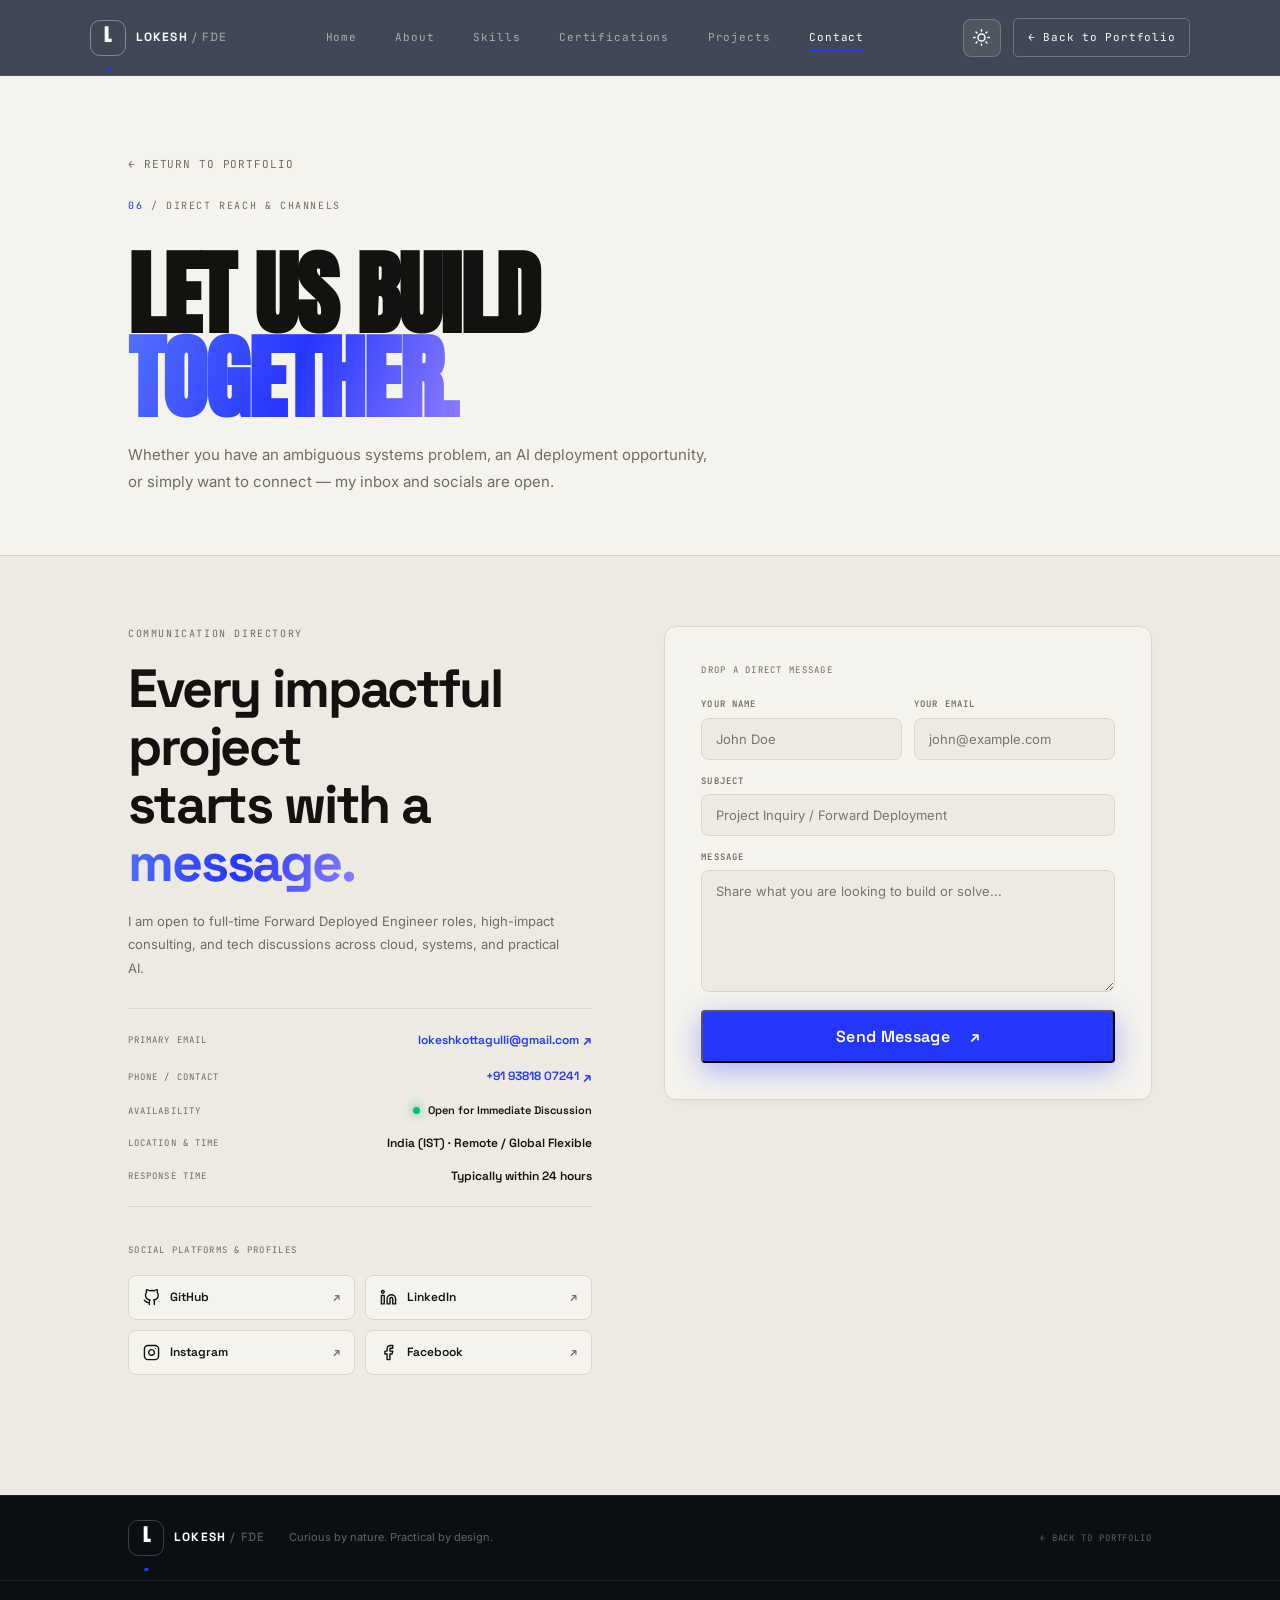
<file: contact.html>
<!DOCTYPE html>
<html lang="en">

<head>
  <meta charset="UTF-8">
  <meta name="viewport" content="width=device-width, initial-scale=1.0">
  <meta name="description"
    content="Contact Lokesh — Forward Deployed Engineer. Open for software, AI, and cloud infrastructure opportunities.">
  <title>Contact — Lokesh · Forward Deployed Engineer</title>
  <link rel="preconnect" href="https://fonts.googleapis.com">
  <link rel="preconnect" href="https://fonts.gstatic.com" crossorigin>
  <link
    href="https://fonts.googleapis.com/css2?family=Anton&family=Space+Grotesk:wght@400;500;600;700&family=Inter:wght@400;500;600&family=JetBrains+Mono:wght@400;500&display=swap"
    rel="stylesheet">
  <link href="https://unpkg.com/aos@2.3.4/dist/aos.css" rel="stylesheet">
  <script>
    (function() {
      var t = localStorage.getItem("portfolio_theme") || "light";
      document.documentElement.setAttribute("data-theme", t);
    })();
  </script>
  <link rel="stylesheet" href="style.css">
  <script src="https://unpkg.com/aos@2.3.4/dist/aos.js" defer></script>
  <script src="script.js" defer></script>
  <style>
    .contact-page-hero {
      padding: 150px 10vw 60px;
      background: var(--paper);
      border-bottom: 1px solid var(--line);
    }
    .back-home-link {
      display: inline-flex;
      align-items: center;
      gap: 8px;
      font-family: var(--font-mono);
      font-size: 11px;
      letter-spacing: .08em;
      color: var(--muted);
      margin-bottom: 24px;
      transition: color .2s, transform .2s;
    }
    .back-home-link:hover {
      color: var(--accent);
      transform: translateX(-4px);
    }
    .contact-page-title {
      font-family: var(--font-hero);
      font-size: clamp(48px, 8vw, 92px);
      line-height: .92;
      letter-spacing: -.02em;
      color: var(--ink);
      margin: 12px 0 20px;
    }
    .contact-page-sub {
      font-size: 15px;
      line-height: 1.8;
      color: var(--muted);
      max-width: 580px;
    }
    .contact-page-main {
      padding: 70px 10vw 120px;
      background: var(--paper-2);
    }
  </style>
</head>

<body>
  <div class="scroll-progress" id="scrollProgress" aria-hidden="true"></div>

  <header class="site-header scrolled" id="siteHeader">
    <a class="brand" href="index.html#home" aria-label="Lokesh home">
      <span class="brand-mark">L<span class="accent-dot">.</span></span>
      <span class="brand-text">LOKESH<span class="brand-sub"> / FDE</span></span>
    </a>
    <nav class="nav" id="mainNav">
      <a class="nav-link" href="index.html#home">Home</a>
      <a class="nav-link" href="index.html#about">About</a>
      <a class="nav-link" href="index.html#skills">Skills</a>
      <a class="nav-link" href="index.html#certifications">Certifications</a>
      <a class="nav-link" href="index.html#projects">Projects</a>
      <a class="nav-link active" href="contact.html">Contact</a>
    </nav>
    <div class="header-right">
      <button class="theme-toggle-btn" id="themeToggle" aria-label="Toggle theme" title="Toggle theme">
        <svg class="icon-sun" viewBox="0 0 24 24" fill="none" stroke="currentColor" stroke-width="2" stroke-linecap="round" stroke-linejoin="round">
          <circle cx="12" cy="12" r="5"></circle>
          <line x1="12" y1="1" x2="12" y2="3"></line>
          <line x1="12" y1="21" x2="12" y2="23"></line>
          <line x1="4.22" y1="4.22" x2="5.64" y2="5.64"></line>
          <line x1="18.36" y1="18.36" x2="19.78" y2="19.78"></line>
          <line x1="1" y1="12" x2="3" y2="12"></line>
          <line x1="21" y1="12" x2="23" y2="12"></line>
          <line x1="4.22" y1="19.78" x2="5.64" y2="18.36"></line>
          <line x1="18.36" y1="5.64" x2="19.78" y2="4.22"></line>
        </svg>
        <svg class="icon-moon" viewBox="0 0 24 24" fill="none" stroke="currentColor" stroke-width="2" stroke-linecap="round" stroke-linejoin="round">
          <path d="M21 12.79A9 9 0 1 1 11.21 3 7 7 0 0 0 21 12.79z"></path>
        </svg>
      </button>
      <a class="header-cta" href="index.html#home">&#x2190; Back to Portfolio</a>
      <button class="menu-toggle" id="menuToggle" aria-label="Toggle navigation" aria-expanded="false">
        <span></span><span></span>
      </button>
    </div>
  </header>

  <main>
    <section class="contact-page-hero">
      <div class="container">
        <a href="index.html" class="back-home-link">&#x2190; RETURN TO PORTFOLIO</a>
        <div class="section-label" data-aos="fade-up"><span class="label-num">06</span> / DIRECT REACH &amp; CHANNELS</div>
        <h1 class="contact-page-title" data-aos="fade-up" data-aos-delay="100">
          LET US BUILD<br><span class="gradient-text">TOGETHER.</span>
        </h1>
        <p class="contact-page-sub" data-aos="fade-up" data-aos-delay="200">
          Whether you have an ambiguous systems problem, an AI deployment opportunity, or simply want to connect — my inbox and socials are open.
        </p>
      </div>
    </section>

    <section class="contact-page-main">
      <div class="container">
        <div class="contact-grid">
          <div class="contact-left" data-aos="fade-up" data-aos-delay="100">
            <p class="contact-eyebrow">COMMUNICATION DIRECTORY</p>
            <h2 class="section-heading">Every impactful project<br>starts with a <span class="gradient-text">message.</span></h2>
            <p class="contact-copy">
              I am open to full-time Forward Deployed Engineer roles, high-impact consulting, and tech discussions across cloud, systems, and practical AI.
            </p>

            <div class="contact-info-list">
              <div class="contact-info-item">
                <span class="info-label">PRIMARY EMAIL</span>
                <a href="mailto:lokeshkottagulli@gmail.com" class="info-value email-link">lokeshkottagulli@gmail.com <span class="arr">&#x2197;</span></a>
              </div>
              <div class="contact-info-item">
                <span class="info-label">PHONE / CONTACT</span>
                <a href="tel:+919381807241" class="info-value phone-link">+91 93818 07241 <span class="arr">&#x2197;</span></a>
              </div>
              <div class="contact-info-item">
                <span class="info-label">AVAILABILITY</span>
                <span class="info-value status-badge"><span class="status-dot"></span> Open for Immediate Discussion</span>
              </div>
              <div class="contact-info-item">
                <span class="info-label">LOCATION &amp; TIME</span>
                <span class="info-value">India (IST) &#xB7; Remote / Global Flexible</span>
              </div>
              <div class="contact-info-item">
                <span class="info-label">RESPONSE TIME</span>
                <span class="info-value">Typically within 24 hours</span>
              </div>
            </div>

            <div class="social-channels">
              <span class="social-label">SOCIAL PLATFORMS &amp; PROFILES</span>
              <div class="social-links-grid">
                <a href="https://github.com/lokeshkottagulli" target="_blank" rel="noreferrer" class="social-link-btn" title="GitHub">
                  <svg xmlns="http://www.w3.org/2000/svg" width="17" height="17" viewBox="0 0 24 24" fill="none" stroke="currentColor" stroke-width="2" stroke-linecap="round" stroke-linejoin="round">
                    <path d="M9 19c-5 1.5-5-2.5-7-3m14 6v-3.87a3.37 3.37 0 0 0-.94-2.61c3.14-.35 6.44-1.54 6.44-7A5.44 5.44 0 0 0 20 4.77 5.07 5.07 0 0 0 19.91 1S18.73.65 16 2.48a13.38 13.38 0 0 0-7 0C6.27.65 5.09 1 5.09 1A5.07 5.07 0 0 0 5 4.77a5.44 5.44 0 0 0-1.5 3.78c0 5.42 3.3 6.61 6.44 7A3.37 3.37 0 0 0 9 18.13V22"></path>
                  </svg>
                  <span>GitHub</span>
                  <span class="link-arrow">&#x2197;</span>
                </a>

                <a href="https://www.linkedin.com/in/lokesh-kottagulli-b206aa238/" target="_blank" rel="noreferrer" class="social-link-btn" title="LinkedIn">
                  <svg xmlns="http://www.w3.org/2000/svg" width="17" height="17" viewBox="0 0 24 24" fill="none" stroke="currentColor" stroke-width="2" stroke-linecap="round" stroke-linejoin="round">
                    <path d="M16 8a6 6 0 0 1 6 6v7h-4v-7a2 2 0 0 0-2-2 2 2 0 0 0-2 2v7h-4v-7a6 6 0 0 1 6-6z"></path>
                    <rect x="2" y="9" width="4" height="12"></rect>
                    <circle cx="4" cy="4" r="2"></circle>
                  </svg>
                  <span>LinkedIn</span>
                  <span class="link-arrow">&#x2197;</span>
                </a>

                <a href="https://www.instagram.com/" target="_blank" rel="noreferrer" class="social-link-btn instagram" title="Instagram">
                  <svg xmlns="http://www.w3.org/2000/svg" width="17" height="17" viewBox="0 0 24 24" fill="none" stroke="currentColor" stroke-width="2" stroke-linecap="round" stroke-linejoin="round">
                    <rect x="2" y="2" width="20" height="20" rx="5" ry="5"></rect>
                    <path d="M16 11.37A4 4 0 1 1 12.63 8 4 4 0 0 1 16 11.37z"></path>
                    <line x1="17.5" y1="6.5" x2="17.51" y2="6.5"></line>
                  </svg>
                  <span>Instagram</span>
                  <span class="link-arrow">&#x2197;</span>
                </a>

                <a href="https://www.facebook.com/" target="_blank" rel="noreferrer" class="social-link-btn facebook" title="Facebook">
                  <svg xmlns="http://www.w3.org/2000/svg" width="17" height="17" viewBox="0 0 24 24" fill="none" stroke="currentColor" stroke-width="2" stroke-linecap="round" stroke-linejoin="round">
                    <path d="M18 2h-3a5 5 0 0 0-5 5v3H7v4h3v8h4v-8h3l1-4h-4V7a1 1 0 0 1 1-1h3z"></path>
                  </svg>
                  <span>Facebook</span>
                  <span class="link-arrow">&#x2197;</span>
                </a>
              </div>
            </div>
          </div>

          <div class="contact-panel" data-aos="fade-up" data-aos-delay="200">
            <span class="panel-label">DROP A DIRECT MESSAGE</span>
            <form class="contact-form" id="contactForm">
              <div class="form-row">
                <div class="form-group">
                  <label for="nameInput">YOUR NAME</label>
                  <input type="text" id="nameInput" name="name" placeholder="John Doe" required>
                </div>
                <div class="form-group">
                  <label for="emailInput">YOUR EMAIL</label>
                  <input type="email" id="emailInput" name="email" placeholder="john@example.com" required>
                </div>
              </div>
              <div class="form-group">
                <label for="subjectInput">SUBJECT</label>
                <input type="text" id="subjectInput" name="subject" placeholder="Project Inquiry / Forward Deployment" required>
              </div>
              <div class="form-group">
                <label for="messageInput">MESSAGE</label>
                <textarea id="messageInput" name="message" rows="6" placeholder="Share what you are looking to build or solve..." required></textarea>
              </div>
              <button type="submit" class="btn btn-primary submit-btn" id="submitBtn">
                <span>Send Message</span> <span>&#x2197;</span>
              </button>
              <div class="form-feedback" id="formFeedback" role="status" aria-live="polite"></div>
            </form>
          </div>
        </div>
      </div>
    </section>
  </main>

  <footer class="site-footer">
    <div class="footer-inner">
      <a class="brand" href="index.html#home">
        <span class="brand-mark">L<span class="accent-dot">.</span></span>
        <span class="brand-text">LOKESH<span class="brand-sub"> / FDE</span></span>
      </a>
      <span class="footer-tagline">Curious by nature. Practical by design.</span>
      <a href="index.html#home" class="back-top">&#x2190; BACK TO PORTFOLIO</a>
    </div>
    <div class="footer-bottom">
      <span>&#xa9; <span id="year"></span> Lokesh. All rights reserved.</span>
    </div>
  </footer>
</body>

</html>
</file>
<file: style.css>
/* ======================================================
   LOKESH FDE PORTFOLIO — Editorial Warm-Paper Theme
   Inspired by portfolio78161.netlify.app
   ====================================================== */

/* ── Custom Properties ───────────────────────────────── */
:root {
  --paper: #f4f3ee;
  /* Warm Tactile Cream Paper */
  --paper-2: #eceae2;
  /* Secondary Warm Paper */
  --paper-3: #e2dfd5;
  /* Accent Warm Paper */
  --ink: #131210;
  /* Deep Stark Charcoal Ink */
  --ink-soft: #262420;
  /* Soft Charcoal */
  --muted: #6f6c63;
  /* Warm Muted Neutral */
  --muted-light: #9e9a8f;
  /* Light Muted Neutral */
  --line: #d8d5ca;
  /* Signature Warm Hairline */
  --line-strong: #bfbcae;
  /* Strong Hairline */
  --accent: #2536ff;
  /* Electric Klein Blue */
  --accent-hover: #1727e0;
  /* Deep Electric Blue */
  --accent-soft: rgba(37, 54, 255, 0.08);
  --accent-glow: rgba(37, 54, 255, 0.22);
  --ink-dark: #0b0f14;
  /* Deep Onyx Black */
  --white: #ffffff;

  --font-hero: "Anton", "Space Grotesk", system-ui, sans-serif;
  --font-display: "Space Grotesk", "Inter", system-ui, sans-serif;
  --font-body: "Inter", system-ui, sans-serif;
  --font-mono: "JetBrains Mono", ui-monospace, monospace;

  --ease-out: cubic-bezier(0, 0, .2, 1);
  --ease-io: cubic-bezier(.4, 0, .2, 1);

  --card-bg: #eceae2;
  --card-border: #d8d5ca;
  --card-shadow: 0 4px 20px -2px rgba(19, 18, 16, 0.04), 0 2px 6px -1px rgba(19, 18, 16, 0.02);
  --card-shadow-hover: 0 16px 36px -4px rgba(37, 54, 255, 0.14), 0 4px 12px -2px rgba(19, 18, 16, 0.04);
}

[data-theme="dark"] {
  --paper: #090d16;
  /* Deep Obsidian Night */
  --paper-2: #0e1422;
  --paper-3: #141d2e;
  --ink: #f4f3ee;
  --ink-soft: #eceae2;
  --muted: #9e9a8f;
  --muted-light: #6f6c63;
  --line: #1e293b;
  --line-strong: #334155;
  --accent: #4d62ff;
  --accent-hover: #6a7cff;
  --accent-soft: rgba(77, 98, 255, 0.12);
  --accent-glow: rgba(77, 98, 255, 0.28);
  --ink-dark: #020617;
  --white: #ffffff;

  --card-bg: #0e1523;
  --card-border: #1e2a3c;
  --card-shadow: 0 8px 30px rgba(0, 0, 0, 0.45);
  --card-shadow-hover: 0 16px 40px rgba(77, 98, 255, 0.22);
}

/* ── Reset ───────────────────────────────────────────── */
*,
*::before,
*::after {
  box-sizing: border-box;
  margin: 0;
  padding: 0;
}

html {
  scroll-behavior: smooth;
  scroll-padding-top: 80px;
  max-width: 100%;
  overflow-x: hidden;
  -webkit-text-size-adjust: 100%;
}

body {
  font-family: var(--font-body);
  background: var(--paper);
  color: var(--ink);
  -webkit-font-smoothing: antialiased;
  text-rendering: optimizeLegibility;
  overflow-x: hidden;
  line-height: 1.6;
}

a {
  color: inherit;
  text-decoration: none;
  -webkit-tap-highlight-color: transparent;
}

button {
  -webkit-tap-highlight-color: transparent;
  cursor: pointer;
}

img,
video {
  display: block;
  max-width: 100%;
}

::selection {
  background: var(--accent);
  color: #fff;
}

::-webkit-scrollbar {
  width: 10px;
}

::-webkit-scrollbar-track {
  background: var(--paper-2);
}

::-webkit-scrollbar-thumb {
  background: var(--line-strong);
  border: 3px solid var(--paper-2);
  border-radius: 999px;
}

::-webkit-scrollbar-thumb:hover {
  background: var(--muted);
}

/* ── Scroll Progress ─────────────────────────────────── */
.scroll-progress {
  position: fixed;
  top: 0;
  left: 0;
  z-index: 1000;
  width: 0;
  height: 3px;
  background: var(--accent);
  transition: width .1s linear;
}

/* ── Site Header ─────────────────────────────────────── */
.site-header {
  position: fixed;
  z-index: 100;
  inset: 0 0 auto;
  height: 76px;
  display: flex;
  align-items: center;
  justify-content: space-between;
  padding: 0 7vw;
  color: #f5f7fa;
  background: rgba(15, 23, 42, 0.78);
  border-bottom: 1px solid rgba(255, 255, 255, 0.08);
  backdrop-filter: blur(20px);
  transition: background .3s, border-color .3s, color .3s, box-shadow .3s;
}

.site-header.hero-video-playing {
  visibility: hidden;
}

.site-header.scrolled {
  background: rgba(244, 243, 238, 0.95);
  border-bottom: 1px solid var(--line);
  color: var(--ink);
  box-shadow: 0 4px 20px rgba(19, 18, 16, 0.04);
}

.site-header.scrolled .brand-text {
  color: var(--ink);
}

.site-header.scrolled .brand-mark {
  border-color: var(--ink);
  color: var(--ink);
}

.site-header.scrolled .brand-sub {
  color: var(--muted);
}

.site-header.scrolled .nav-link {
  color: var(--muted);
}

.site-header.scrolled .nav-link:hover,
.site-header.scrolled .nav-link.active {
  color: var(--ink);
}

.site-header.scrolled .header-cta {
  border-color: var(--ink);
  color: var(--paper);
  background: var(--ink);
}

.site-header.scrolled .header-cta:hover {
  border-color: var(--accent);
  background: var(--accent);
  color: #fff;
}

.site-header.scrolled .menu-toggle span {
  background: var(--ink);
}

[data-theme="dark"] .site-header.scrolled {
  background: rgba(9, 13, 22, 0.95);
  border-bottom: 1px solid var(--line);
  color: #f8fafc;
  box-shadow: 0 4px 24px rgba(0, 0, 0, 0.5);
}

[data-theme="dark"] .site-header.scrolled .brand-text {
  color: #f8fafc;
}

[data-theme="dark"] .site-header.scrolled .brand-mark {
  border-color: rgba(255, 255, 255, 0.3);
  color: #fff;
}

[data-theme="dark"] .site-header.scrolled .brand-sub {
  color: rgba(255, 255, 255, 0.45);
}

[data-theme="dark"] .site-header.scrolled .nav-link {
  color: rgba(255, 255, 255, 0.6);
}

[data-theme="dark"] .site-header.scrolled .nav-link:hover,
[data-theme="dark"] .site-header.scrolled .nav-link.active {
  color: #fff;
}

[data-theme="dark"] .site-header.scrolled .header-cta {
  border-color: rgba(255, 255, 255, 0.25);
  color: #fff;
  background: transparent;
}

[data-theme="dark"] .site-header.scrolled .menu-toggle span {
  background: #fff;
}

.header-right {
  display: flex;
  align-items: center;
  gap: 12px;
}

/* Theme Toggle Button */
.theme-toggle-btn {
  display: inline-flex;
  align-items: center;
  justify-content: center;
  width: 38px;
  height: 38px;
  border-radius: 8px;
  background: rgba(255, 255, 255, 0.08);
  border: 1px solid rgba(255, 255, 255, 0.2);
  color: #ffffff;
  cursor: pointer;
  transition: all .25s var(--ease-out);
}

.theme-toggle-btn:hover {
  background: rgba(255, 255, 255, 0.18);
  border-color: rgba(255, 255, 255, 0.4);
  transform: translateY(-1px);
}

.site-header.scrolled .theme-toggle-btn {
  background: var(--paper-2);
  border-color: var(--line);
  color: var(--ink);
}

.site-header.scrolled .theme-toggle-btn:hover {
  background: var(--paper-3);
  border-color: var(--line-strong);
  color: var(--accent);
}

[data-theme="dark"] .site-header.scrolled .theme-toggle-btn {
  background: rgba(255, 255, 255, 0.08);
  border-color: rgba(255, 255, 255, 0.18);
  color: #fff;
}

.theme-toggle-btn svg {
  width: 17px;
  height: 17px;
  display: block;
}

.theme-toggle-btn .icon-moon {
  display: none;
}

.theme-toggle-btn .icon-sun {
  display: block;
}

[data-theme="dark"] .theme-toggle-btn .icon-sun {
  display: none;
}

[data-theme="dark"] .theme-toggle-btn .icon-moon {
  display: block;
}

.brand {
  display: inline-flex;
  align-items: center;
  gap: 10px;
  font-family: var(--font-display);
  font-size: 12px;
  font-weight: 700;
  letter-spacing: .1em;
  white-space: nowrap;
}

.brand-mark {
  display: grid;
  place-items: center;
  width: 36px;
  height: 36px;
  border: 1px solid rgba(255, 255, 255, .35);
  border-radius: 10px;
  font-size: 18px;
  font-family: var(--font-hero);
  letter-spacing: -.04em;
}

.accent-dot {
  color: var(--accent);
}

.brand-sub {
  color: rgba(255, 255, 255, .45);
  font-weight: 500;
}

.brand-text {
  color: inherit;
}

.nav {
  display: flex;
  gap: clamp(18px, 3vw, 40px);
}

.nav-link {
  font-family: var(--font-mono);
  font-size: 11px;
  letter-spacing: .08em;
  color: rgba(255, 255, 255, .55);
  transition: color .2s;
}

.nav-link:hover,
.nav-link.active {
  color: #fff;
}

.nav-link.active {
  position: relative;
}

.nav-link.active::after {
  content: "";
  position: absolute;
  left: 0;
  bottom: -5px;
  width: 100%;
  height: 2px;
  background: var(--accent);
}

.header-cta {
  font-family: var(--font-mono);
  font-size: 11px;
  letter-spacing: .07em;
  border: 1px solid rgba(255, 255, 255, .25);
  padding: 10px 14px;
  border-radius: 5px;
  transition: border-color .2s, background .2s;
}

.header-cta:hover {
  border-color: var(--accent);
  background: rgba(37, 54, 255, .15);
}

.header-cta span {
  color: #7a8fff;
  margin-left: 8px;
}

.menu-toggle {
  display: none;
  flex-direction: column;
  justify-content: center;
  gap: 6px;
  background: none;
  border: 0;
  padding: 10px;
  order: 3;
}

.menu-toggle span {
  display: block;
  width: 22px;
  height: 2px;
  background: white;
  transition: transform .2s;
}

.menu-toggle[aria-expanded="true"] span:first-child {
  transform: translateY(4px) rotate(45deg);
}

.menu-toggle[aria-expanded="true"] span:last-child {
  transform: translateY(-4px) rotate(-45deg);
}

/* ── Hero ────────────────────────────────────────────── */
.hero {
  position: relative;
  min-height: 760px;
  height: min(940px, 100svh);
  display: flex;
  align-items: center;
  overflow: hidden;
  background: #0b0f14;
  color: #fff;
  padding: 100px 10vw 80px;
}

.hero-video {
  position: absolute;
  inset: 0;
  width: 100%;
  height: 100%;
  object-fit: cover;
  object-position: center;
  opacity: .92;
  pointer-events: none;
}

.hero-overlay {
  position: absolute;
  inset: 0;
  background:
    linear-gradient(90deg, rgba(5, 8, 14, .68) 0%, rgba(5, 8, 14, .38) 48%, transparent 90%),
    linear-gradient(0deg, rgba(8, 12, 18, .75) 0%, transparent 32%, transparent 85%, rgba(8, 12, 18, .3) 100%);
  pointer-events: none;
}

/* Sound button */
.hero-sound-btn {
  position: absolute;
  bottom: 28px;
  right: 32px;
  z-index: 10;
  width: 46px;
  height: 46px;
  display: flex;
  align-items: center;
  justify-content: center;
  background: rgba(255, 255, 255, .07);
  border: 1px solid rgba(255, 255, 255, .2);
  border-radius: 50%;
  color: #fff;
  backdrop-filter: blur(10px);
  transition: background .25s, transform .2s, box-shadow .25s;
}

.hero-sound-btn:hover {
  background: rgba(37, 54, 255, .3);
  box-shadow: 0 0 20px rgba(37, 54, 255, .4);
  transform: scale(1.08);
}

.hero-sound-btn svg {
  width: 18px;
  height: 18px;
  pointer-events: none;
}

.hero-sound-btn .icon-sound-off {
  display: none;
}

.hero-sound-btn.muted .icon-sound-on {
  display: none;
}

.hero-sound-btn.muted .icon-sound-off {
  display: block;
}

.hero-sound-btn.muted {
  border-color: rgba(255, 80, 80, .35);
  color: #ff9090;
}

/* Hero inner layout */
.hero-inner {
  position: relative;
  z-index: 2;
  max-width: 760px;
}

/* Eyebrow */
.hero-eyebrow {
  display: flex;
  align-items: center;
  gap: 10px;
  font-family: var(--font-mono);
  font-size: 10px;
  letter-spacing: .16em;
  color: rgba(255, 255, 255, .55);
  margin-bottom: 28px;
}

.status-dot {
  flex-shrink: 0;
  width: 7px;
  height: 7px;
  background: #75e1ae;
  border-radius: 50%;
  box-shadow: 0 0 14px #75e1ae;
  animation: pulse-dot 2s infinite;
}

.eyebrow-sep {
  color: rgba(255, 255, 255, .25);
}

/* Hero title */
.hero-title {
  font-family: var(--font-hero);
  font-size: clamp(2.25rem, 4.6vw, 4.5rem);
  line-height: 1.12;
  letter-spacing: -.02em;
  font-weight: 400;
  margin: 0 0 28px;
  color: #fff;
  overflow: visible;
}

.hero-title-ending {
  display: grid;
  overflow-wrap: anywhere;
}

.hero-title-ending>span {
  grid-area: 1 / 1;
}

.hero-title-sizer {
  visibility: hidden;
}

.hero-title-accent {
  display: inline;
  white-space: pre-line;
  color: #7aaeff;
  background: linear-gradient(110deg, #7aaeff 0%, #5065ff 45%, #b89fff 100%);
  -webkit-background-clip: text;
  background-clip: text;
  -webkit-text-fill-color: transparent;
}

/* Typewriter */
.typewriter-cursor {
  display: inline-block;
  width: 4px;
  height: 0.82em;
  background: #6e8fff;
  margin-left: 5px;
  vertical-align: -0.04em;
  border-radius: 2px;
  box-shadow: 0 0 12px rgba(110, 143, 255, .9);
}

.typewriter-cursor.blinking {
  animation: blink .9s infinite;
}

@keyframes blink {

  0%,
  44% {
    opacity: 1
  }

  50%,
  95% {
    opacity: 0
  }

  100% {
    opacity: 1
  }
}

/* Hero sub */
.hero-sub {
  max-width: 500px;
  font-size: 14px;
  line-height: 1.9;
  color: rgba(255, 255, 255, .6);
  margin-bottom: 34px;
}

/* Hero buttons */
.hero-actions {
  display: flex;
  gap: 12px;
  flex-wrap: wrap;
  margin-bottom: 70px;
}

.btn {
  display: inline-flex;
  align-items: center;
  gap: 20px;
  padding: 14px 18px;
  font-family: var(--font-display);
  font-size: 12px;
  font-weight: 600;
  letter-spacing: .03em;
  border-radius: 4px;
  transition: transform .25s, background .25s, box-shadow .25s;
}

.btn:hover {
  transform: translateY(-3px);
}

.btn span {
  font-size: 16px;
}

.btn-primary {
  background: var(--accent);
  color: #fff;
  box-shadow: 0 8px 28px rgba(37, 54, 255, .35);
}

.btn-primary:hover {
  background: #3d4fff;
  box-shadow: 0 12px 36px rgba(37, 54, 255, .45);
}

.btn-ghost {
  border: 1px solid rgba(255, 255, 255, .3);
  color: #fff;
}

.btn-ghost:hover {
  border-color: rgba(255, 255, 255, .6);
  background: rgba(255, 255, 255, .07);
}

/* Hero meta */
.hero-meta {
  display: flex;
  align-items: center;
  gap: 22px;
  color: rgba(255, 255, 255, .4);
  font-size: 10px;
}

.hero-mono {
  font-family: var(--font-mono);
  letter-spacing: .12em;
  color: rgba(255, 255, 255, .6);
}

.hero-sep-line {
  width: 32px;
  height: 1px;
  background: rgba(255, 255, 255, .2);
}

.hero-cross {
  color: #7aaeff;
  margin-right: 6px;
}

/* Hero card */
.hero-card {
  position: absolute;
  z-index: 2;
  right: 10vw;
  bottom: 18%;
  width: 250px;
  padding: 22px;
  background: rgba(10, 15, 22, .65);
  border: 1px solid rgba(255, 255, 255, .18);
  backdrop-filter: blur(18px);
  transform: rotate(2deg);
}

.card-badge {
  font-family: var(--font-mono);
  font-size: 9px;
  letter-spacing: .14em;
  color: rgba(255, 255, 255, .4);
}

.card-quote {
  font-family: var(--font-display);
  font-size: 20px;
  line-height: 1.35;
  font-weight: 700;
  letter-spacing: -.04em;
  color: #fff;
  margin: 14px 0 20px;
}

.card-quote em {
  font-style: normal;
  color: #7aaeff;
}

.card-divider {
  height: 1px;
  background: rgba(255, 255, 255, .12);
  margin-bottom: 14px;
}

.card-footer-row {
  display: flex;
  flex-direction: column;
  gap: 6px;
  font-family: var(--font-mono);
  font-size: 8px;
  letter-spacing: .12em;
  color: rgba(255, 255, 255, .35);
}

.card-footer-row span:last-child {
  color: rgba(255, 255, 255, .7);
}

/* Scroll cue */
.scroll-cue {
  position: absolute;
  z-index: 2;
  bottom: 28px;
  left: 10vw;
  display: flex;
  align-items: center;
  gap: 12px;
  font-family: var(--font-mono);
  font-size: 9px;
  letter-spacing: .13em;
  color: rgba(255, 255, 255, .4);
}

.scroll-line {
  width: 1px;
  height: 34px;
  background: linear-gradient(#6e8fff, transparent);
}

/* ── Marquee Strip ───────────────────────────────────── */
.marquee-strip {
  overflow: hidden;
  background: var(--ink);
  border-top: 1px solid rgba(255, 255, 255, .06);
  border-bottom: 1px solid rgba(255, 255, 255, .06);
  padding: 14px 0;
}

.marquee-track {
  display: flex;
  align-items: center;
  gap: 28px;
  width: max-content;
  animation: marquee 28s linear infinite;
  font-family: var(--font-mono);
  font-size: 10px;
  letter-spacing: .18em;
  color: rgba(244, 243, 238, 0.72);
  white-space: nowrap;
}

.mdot {
  color: var(--accent);
  font-size: 14px;
  font-weight: 700;
}

@keyframes marquee {
  0% {
    transform: translate(0)
  }

  to {
    transform: translate(-50%)
  }
}

/* ── Shared Section Styles ───────────────────────────── */
.container {
  max-width: 1400px;
  margin: 0 auto;
}

.section {
  padding: 110px 10vw;
}

.section-label {
  font-family: var(--font-mono);
  font-size: 10px;
  letter-spacing: .16em;
  color: var(--muted);
  margin-bottom: 38px;
}

.section-label.light {
  color: rgba(255, 255, 255, .4);
}

.label-num {
  color: var(--accent);
}

.section-label.light .label-num {
  color: rgba(255, 255, 255, .6);
}

.section-heading {
  font-family: var(--font-display);
  font-size: clamp(32px, 4.2vw, 58px);
  line-height: 1.08;
  letter-spacing: -.04em;
  font-weight: 700;
  color: var(--ink);
}

.section-heading.light {
  color: #fff;
}

.section-heading.large {
  font-size: clamp(38px, 5.5vw, 72px);
}

.heading-muted {
  color: var(--muted);
}

.gradient-text {
  color: var(--accent);
  background: linear-gradient(110deg, #5572ff 0%, #2536ff 50%, #9080ff 100%);
  -webkit-background-clip: text;
  background-clip: text;
  -webkit-text-fill-color: transparent;
}

.section-sub {
  color: var(--muted);
  font-size: 13.5px;
  line-height: 1.6;
  margin-top: 8px;
  max-width: 580px;
}

.accent-dot {
  color: var(--accent);
}

.section-title-row {
  display: flex;
  justify-content: space-between;
  align-items: flex-end;
  gap: 24px;
  margin-bottom: 44px;
}

.section-title-row>p {
  font-size: 12px;
  line-height: 1.8;
  color: var(--muted);
  margin: 0;
}

.section-title-row.light>p {
  color: rgba(255, 255, 255, .45);
}

.tags {
  display: flex;
  flex-wrap: wrap;
  gap: 6px;
  margin-top: 18px;
}

.tags span {
  padding: 5px 10px;
  border-radius: 4px;
  background: var(--paper);
  border: 1px solid var(--line);
  color: var(--ink);
  font-family: var(--font-mono);
  font-size: 9.5px;
  letter-spacing: .04em;
  font-weight: 500;
  transition: all .2s;
}

.tags span:hover {
  border-color: var(--accent);
  color: var(--accent);
}

/* ── About ───────────────────────────────────────────── */
.about-section {
  background: var(--paper);
}

.about-grid {
  display: grid;
  grid-template-columns: minmax(300px, 400px) 1fr;
  gap: clamp(36px, 6vw, 80px);
  align-items: center;
  margin-bottom: 72px;
}

.about-image-wrapper {
  position: relative;
  width: 100%;
}

.about-image-card {
  position: relative;
  width: 100%;
  max-width: 400px;
  height: 480px;
  background: radial-gradient(circle at 50% 30%, #1e2b3e 0%, #0c1219 75%);
  border: 1px solid var(--line);
  border-radius: 12px;
  overflow: hidden;
  box-shadow: 0 24px 48px -12px rgba(15, 23, 42, 0.12), 0 2px 6px rgba(15, 23, 42, 0.04);
  display: flex;
  align-items: flex-end;
  justify-content: center;
  cursor: pointer;
  transition: transform .4s var(--ease-out), box-shadow .4s var(--ease-out);
}

.about-image-card:hover {
  transform: translateY(-4px);
  box-shadow: 0 32px 56px -12px var(--accent-glow), 0 2px 6px rgba(15, 23, 42, 0.06);
}

/* Subtle corner editorial accent line */
.about-image-card::before {
  content: "";
  position: absolute;
  inset: 0;
  background: radial-gradient(circle at 80% 20%, rgba(37, 54, 255, 0.25) 0%, transparent 60%);
  pointer-events: none;
  z-index: 1;
}

.about-img {
  width: 100%;
  height: 100%;
  object-fit: cover;
  object-position: top center;
  position: relative;
  z-index: 2;
  filter: grayscale(100%) contrast(1.05) brightness(.98);
  transition: filter 0.7s var(--ease-out), transform 0.7s var(--ease-out);
  will-change: filter, transform;
}

.about-image-card:hover .about-img {
  filter: grayscale(0%) contrast(1.02) brightness(1);
  transform: scale(1.04);
}

.about-image-badge {
  position: absolute;
  bottom: 18px;
  left: 18px;
  z-index: 3;
  display: inline-flex;
  align-items: center;
  gap: 8px;
  background: rgba(12, 18, 25, 0.88);
  border: 1px solid rgba(255, 255, 255, 0.18);
  backdrop-filter: blur(14px);
  padding: 8px 16px;
  border-radius: 999px;
  font-family: var(--font-mono);
  font-size: 10px;
  letter-spacing: .12em;
  color: #fff;
  box-shadow: 0 4px 16px rgba(0, 0, 0, 0.25);
  transition: border-color .3s, box-shadow .3s;
}

.about-image-card:hover .about-image-badge {
  border-color: rgba(37, 54, 255, 0.4);
  box-shadow: 0 4px 20px rgba(37, 54, 255, 0.25);
}

.about-badge-dot {
  width: 7px;
  height: 7px;
  background: #75e1ae;
  border-radius: 50%;
  box-shadow: 0 0 10px #75e1ae;
}

.about-content {
  display: flex;
  flex-direction: column;
  gap: 22px;
}

.about-body {
  color: var(--muted);
  font-size: 14px;
  line-height: 1.9;
}

.about-body p+p {
  margin-top: 14px;
}

.text-link {
  display: inline-flex;
  align-items: center;
  gap: 8px;
  margin-top: 8px;
  font-family: var(--font-display);
  font-size: 13px;
  font-weight: 700;
  color: var(--accent);
  position: relative;
  width: fit-content;
}

.text-link::after {
  content: "";
  position: absolute;
  bottom: -2px;
  left: 0;
  width: 100%;
  height: 1px;
  background: currentColor;
  transform: scaleX(0);
  transform-origin: left;
  transition: transform .4s var(--ease-out);
}

.text-link:hover::after {
  transform: scaleX(1);
}

.text-link span {
  transition: transform .2s var(--ease-out);
}

.text-link:hover span {
  transform: translate(3px, -3px);
}

.principles {
  display: grid;
  grid-template-columns: repeat(3, 1fr);
  border-top: 1px solid var(--line);
}

.principle {
  padding: 26px 26px 0 0;
}

.principle+.principle {
  border-left: 1px solid var(--line);
  padding-left: 26px;
}

.principle-no {
  font-family: var(--font-mono);
  font-size: 10px;
  color: var(--muted);
}

.principle-icon {
  display: block;
  font-size: 24px;
  color: var(--accent);
  margin: 22px 0 12px;
}

.principle h3 {
  font-family: var(--font-display);
  font-size: 15px;
  font-weight: 600;
  margin-bottom: 10px;
}

.principle p {
  font-size: 12px;
  line-height: 1.75;
  color: var(--muted);
  max-width: 260px;
}

/* ── Skills ──────────────────────────────────────────── */
.skills-section {
  background: var(--paper);
  color: var(--ink);
  border-top: 1px solid var(--line);
  border-bottom: 1px solid var(--line);
  padding: 64px 0 80px;
}

.skills-header-bar {
  display: flex;
  align-items: baseline;
  justify-content: space-between;
  border-bottom: 1px solid var(--line);
  padding-bottom: 16px;
  margin-bottom: 40px;
}

.skills-eyebrow {
  font-family: var(--font-mono);
  letter-spacing: .18em;
  text-transform: uppercase;
  font-size: 0.7rem;
  font-weight: 500;
  color: var(--muted);
}

.skills-eyebrow-right {
  display: none;
}

@media (min-width: 640px) {
  .skills-eyebrow-right {
    display: block;
  }
}

.skills-title-row {
  display: grid;
  grid-template-columns: 1fr;
  gap: 24px;
  margin-bottom: 40px;
}

@media (min-width: 1024px) {
  .skills-title-row {
    grid-template-columns: 7fr 5fr;
    gap: 48px;
    margin-bottom: 64px;
  }
}

.skills-heading {
  font-family: var(--font-display);
  font-weight: 700;
  letter-spacing: -.03em;
  line-height: 1.08;
  color: var(--ink);
  font-size: clamp(30px, 5vw, 60px);
}

.skills-desc {
  font-family: var(--font-body);
  font-size: clamp(14px, 1.1vw, 18px);
  color: var(--muted);
  line-height: 1.65;
  max-width: 420px;
  align-self: end;
}

.skills-rows {
  /* Container for all rows */
}

.skill-row {
  display: grid;
  grid-template-columns: 1fr;
  gap: 16px;
  align-items: start;
  border-top: 1px solid var(--line);
  padding: 24px 0;
  transition: background .3s var(--ease-out);
}

.skill-row:last-child {
  border-bottom: 1px solid var(--line);
}

.skill-row:hover {
  background: var(--paper-2);
}

@media (min-width: 768px) {
  .skill-row {
    grid-template-columns: 4fr 8fr;
    gap: 32px;
    align-items: baseline;
    padding: 40px 0;
  }
}

.skill-row-left {
  display: flex;
  align-items: baseline;
  gap: 16px;
}

.skill-row-num {
  font-family: var(--font-mono);
  letter-spacing: .18em;
  text-transform: uppercase;
  font-size: 0.7rem;
  font-weight: 500;
  color: var(--muted);
  transition: color .3s;
}

.skill-row:hover .skill-row-num {
  color: var(--accent);
}

.skill-row-category {
  font-family: var(--font-display);
  font-weight: 700;
  letter-spacing: -.02em;
  line-height: 1.15;
  color: var(--ink);
  font-size: clamp(20px, 2.5vw, 30px);
  margin: 0;
  transition: transform .4s var(--ease-out);
}

.skill-row:hover .skill-row-category {
  transform: translateX(8px);
}

.skill-row-tags {
  display: flex;
  flex-wrap: wrap;
  gap: 10px;
}

.skill-tag {
  font-family: var(--font-mono);
  font-size: 0.7rem;
  font-weight: 500;
  color: var(--ink);
  border: 1px solid var(--line);
  padding: 6px 14px;
  transition: border-color .3s, color .3s;
  cursor: default;
  user-select: none;
}

.skill-tag:hover {
  border-color: var(--accent);
  color: var(--accent);
}

@media (min-width: 640px) {
  .skill-tag {
    font-size: 0.75rem;
    padding: 8px 16px;
  }
}

@media (min-width: 768px) {
  .skill-tag {
    font-size: 0.85rem;
    padding: 8px 18px;
  }
}

/* ── Certifications & Credentials ─────────────────────── */
.certifications-section {
  background: var(--paper);
  color: var(--ink);
  position: relative;
  border-top: 1px solid var(--line);
  border-bottom: 1px solid var(--line);
}

.cert-header-meta {
  display: flex;
  align-items: center;
  gap: 12px;
}

.cert-meta-badge {
  display: inline-flex;
  align-items: center;
  gap: 8px;
  background: var(--accent-soft);
  border: 1px solid rgba(37, 54, 255, 0.25);
  padding: 8px 16px;
  border-radius: 999px;
  font-family: var(--font-mono);
  font-size: 10px;
  letter-spacing: .08em;
  color: var(--accent);
}

.cert-badge-dot {
  width: 7px;
  height: 7px;
  background: #10b981;
  border-radius: 50%;
  box-shadow: 0 0 10px #10b981;
  animation: pulse-dot 2s infinite;
}

.cert-stat-strip {
  display: grid;
  grid-template-columns: repeat(4, 1fr);
  gap: 16px;
  margin-bottom: 34px;
  padding: 22px 28px;
  background: var(--paper-2);
  border: 1px solid var(--line);
  border-radius: 12px;
}

.cert-stat-item {
  display: flex;
  flex-direction: column;
  gap: 4px;
}

.cert-stat-item+.cert-stat-item {
  border-left: 1px solid var(--line);
  padding-left: 24px;
}

.cert-stat-num {
  font-family: var(--font-display);
  font-size: clamp(24px, 2.5vw, 34px);
  font-weight: 700;
  color: var(--ink);
  line-height: 1;
}

.cert-stat-num span {
  color: var(--accent);
}

.cert-stat-label {
  font-family: var(--font-mono);
  font-size: 10px;
  letter-spacing: .08em;
  color: var(--muted);
  text-transform: uppercase;
}

.cert-filter-bar {
  display: flex;
  align-items: center;
  gap: 10px;
  flex-wrap: wrap;
  margin-bottom: 28px;
}

.cert-filter-btn {
  font-family: var(--font-mono);
  font-size: 11px;
  letter-spacing: .05em;
  padding: 8px 18px;
  border-radius: 6px;
  background: var(--paper-2);
  border: 1px solid var(--line);
  color: var(--muted);
  transition: all .2s var(--ease-out);
  cursor: pointer;
}

.cert-filter-btn:hover {
  background: var(--paper-3);
  color: var(--ink);
  border-color: var(--line-strong);
}

.cert-filter-btn.active {
  background: var(--accent);
  color: #fff;
  border-color: var(--accent);
  box-shadow: 0 4px 14px var(--accent-glow);
}

.cert-grid {
  display: grid;
  grid-template-columns: repeat(2, 1fr);
  gap: 16px;
}

.cert-card {
  position: relative;
  background: var(--card-bg);
  border: 1px solid var(--card-border);
  border-radius: 12px;
  padding: 22px 24px;
  display: flex;
  flex-direction: column;
  justify-content: space-between;
  transition: transform .25s var(--ease-out), border-color .25s, box-shadow .25s, background .25s;
  overflow: hidden;
  box-shadow: var(--card-shadow);
}

.cert-card::before {
  content: "";
  position: absolute;
  top: 0;
  left: 0;
  bottom: 0;
  width: 3px;
  background: transparent;
  transition: background .25s;
}

.cert-card.type-course::before {
  background: #10b981;
}

.cert-card.type-domain::before {
  background: #8b5cf6;
}

.cert-card.type-infosys::before {
  background: #0284c7;
}

.cert-card:hover {
  transform: translateY(-4px);
  border-color: rgba(37, 54, 255, 0.45);
  box-shadow: var(--card-shadow-hover);
}

.cert-card.is-hidden {
  display: none !important;
}

.cert-card-header {
  display: flex;
  align-items: center;
  justify-content: space-between;
  margin-bottom: 12px;
}

.cert-type-pill {
  display: inline-flex;
  align-items: center;
  gap: 6px;
  font-family: var(--font-mono);
  font-size: 9.5px;
  font-weight: 600;
  letter-spacing: .12em;
  text-transform: uppercase;
}

.cert-type-pill.course {
  color: #059669;
}

.cert-type-pill.domain {
  color: #7c3aed;
}

.cert-type-pill.infosys {
  color: #0284c7;
}

[data-theme="dark"] .cert-type-pill.course {
  color: #34d399;
}

[data-theme="dark"] .cert-type-pill.domain {
  color: #c084fc;
}

[data-theme="dark"] .cert-type-pill.infosys {
  color: #38bdf8;
}

.cert-type-icon {
  display: inline-flex;
  align-items: center;
  justify-content: center;
}

.cert-id-tag {
  font-family: var(--font-mono);
  font-size: 9.5px;
  color: var(--muted);
  letter-spacing: .06em;
  font-weight: 500;
}

.cert-title {
  font-family: var(--font-display);
  font-size: 18px;
  font-weight: 700;
  color: var(--ink);
  letter-spacing: -.02em;
  line-height: 1.35;
  margin-bottom: 6px;
}

.cert-issuer {
  font-family: var(--font-body);
  font-size: 12px;
  color: var(--muted);
  line-height: 1.6;
}

.cert-skills-tags {
  display: flex;
  flex-wrap: wrap;
  gap: 6px;
  margin-top: 14px;
}

.cert-skills-tags span {
  display: inline-block;
  padding: 4px 9px;
  border-radius: 4px;
  background: var(--paper);
  border: 1px solid var(--line);
  color: var(--ink);
  font-family: var(--font-mono);
  font-size: 9px;
  font-weight: 500;
  letter-spacing: .03em;
  transition: all .2s var(--ease-out);
}

.cert-skills-tags span:hover {
  border-color: var(--accent);
  color: var(--accent);
}

[data-theme="dark"] .cert-skills-tags span {
  background: rgba(255, 255, 255, 0.06);
  border-color: rgba(255, 255, 255, 0.14);
  color: #f4f3ee;
}

.cert-actions {
  display: flex;
  align-items: center;
  gap: 16px;
  margin-top: 20px;
}

.cert-btn-download {
  display: inline-flex;
  align-items: center;
  gap: 7px;
  background: var(--accent);
  color: #fff;
  border: none;
  padding: 8px 16px;
  border-radius: 6px;
  font-family: var(--font-display);
  font-size: 11.5px;
  font-weight: 600;
  letter-spacing: .02em;
  cursor: pointer;
  transition: background .2s, transform .2s, box-shadow .2s;
  text-decoration: none;
}

.cert-btn-download:hover {
  background: var(--accent-hover);
  transform: translateY(-1px);
  box-shadow: 0 4px 14px var(--accent-glow);
}

.cert-btn-verify {
  display: inline-flex;
  align-items: center;
  gap: 6px;
  color: var(--muted);
  font-family: var(--font-mono);
  font-size: 11px;
  letter-spacing: .04em;
  background: var(--paper-2);
  border: 1px solid var(--line);
  cursor: pointer;
  padding: 7px 12px;
  border-radius: 6px;
  transition: color .2s, background .2s, border-color .2s;
  text-decoration: none;
}

.cert-btn-verify:hover {
  color: var(--accent);
  background: var(--accent-soft);
  border-color: rgba(37, 54, 255, 0.25);
}

.cert-btn-verify svg {
  flex-shrink: 0;
}

/* ── Certificate Modal ───────────────────────────────── */
.cert-modal-backdrop {
  position: fixed;
  inset: 0;
  z-index: 10000;
  background: rgba(4, 7, 12, 0.88);
  backdrop-filter: blur(14px);
  display: flex;
  align-items: center;
  justify-content: center;
  padding: 24px;
  opacity: 0;
  pointer-events: none;
  transition: opacity .3s var(--ease-out);
}

.cert-modal-backdrop.open {
  opacity: 1;
  pointer-events: auto;
}

.cert-modal {
  background: #0f1622;
  border: 1px solid #23344a;
  border-radius: 16px;
  width: 100%;
  max-width: 740px;
  max-height: 90vh;
  overflow-y: auto;
  box-shadow: 0 32px 70px -10px rgba(0, 0, 0, 0.7);
  display: flex;
  flex-direction: column;
  transform: scale(0.96) translateY(12px);
  transition: transform .3s var(--ease-out);
}

.cert-modal-backdrop.open .cert-modal {
  transform: scale(1) translateY(0);
}

.cert-modal-header {
  display: flex;
  align-items: center;
  justify-content: space-between;
  padding: 20px 26px;
  border-bottom: 1px solid #1c2b3d;
}

.cert-modal-title-wrap {
  display: flex;
  align-items: center;
  gap: 12px;
}

.cert-modal-icon {
  width: 38px;
  height: 38px;
  border-radius: 8px;
  background: rgba(91, 69, 255, 0.16);
  color: #8b9eff;
  display: grid;
  place-items: center;
  font-size: 18px;
}

.cert-modal-title {
  font-family: var(--font-display);
  font-size: 17px;
  font-weight: 700;
  color: #fff;
  margin: 0;
}

.cert-modal-sub {
  font-family: var(--font-mono);
  font-size: 10px;
  letter-spacing: .08em;
  color: rgba(255, 255, 255, 0.45);
}

.cert-modal-close {
  background: transparent;
  border: 1px solid #23344a;
  color: rgba(255, 255, 255, 0.7);
  width: 34px;
  height: 34px;
  border-radius: 8px;
  display: grid;
  place-items: center;
  font-size: 20px;
  cursor: pointer;
  transition: all .2s;
}

.cert-modal-close:hover {
  background: rgba(255, 255, 255, 0.1);
  color: #fff;
}

.cert-modal-body {
  padding: 24px 26px;
  display: flex;
  flex-direction: column;
  gap: 20px;
}

.cert-image-frame {
  width: 100%;
  border-radius: 10px;
  overflow: hidden;
  border: 1px solid #23344a;
  background: #080d14;
  box-shadow: 0 10px 30px rgba(0, 0, 0, 0.4);
}

.cert-image-frame img {
  width: 100%;
  height: auto;
  display: block;
}

.cert-digital-badge-card {
  padding: 28px 24px;
  border-radius: 12px;
  background: radial-gradient(circle at top right, #1b263b 0%, #0d1420 100%);
  border: 1px solid #223249;
  text-align: center;
  position: relative;
}

.cert-digital-badge-card h4 {
  font-family: var(--font-display);
  font-size: 20px;
  color: #fff;
  margin: 12px 0 6px;
}

.cert-recipient {
  font-family: var(--font-mono);
  font-size: 12px;
  color: #75dfb0;
  letter-spacing: .08em;
  margin-bottom: 12px;
}

.cert-meta-table {
  display: grid;
  grid-template-columns: repeat(2, 1fr);
  gap: 12px;
  text-align: left;
  background: rgba(0, 0, 0, 0.3);
  padding: 16px;
  border-radius: 8px;
  margin-top: 14px;
}

.cert-meta-cell {
  display: flex;
  flex-direction: column;
  gap: 2px;
}

.cert-meta-cell-label {
  font-family: var(--font-mono);
  font-size: 9px;
  color: rgba(255, 255, 255, 0.4);
  letter-spacing: .08em;
  text-transform: uppercase;
}

.cert-meta-cell-value {
  font-family: var(--font-body);
  font-size: 11px;
  color: #f5f7fa;
  font-weight: 500;
  word-break: break-all;
}

.cert-modal-footer {
  display: flex;
  align-items: center;
  justify-content: flex-end;
  gap: 12px;
  padding: 18px 26px;
  border-top: 1px solid #1c2b3d;
  background: rgba(12, 18, 26, 0.5);
}

/* ── Projects ────────────────────────────────────────── */
.projects-section {
  background: var(--paper-2);
  border-top: 1px solid var(--line);
  border-bottom: 1px solid var(--line);
}

.projects-section .section-title-row>p {
  color: var(--muted);
}

.project-list {
  border-top: 1px solid var(--line);
}

.project-row {
  display: grid;
  grid-template-columns: 60px 1fr 52px;
  gap: 22px;
  align-items: center;
  padding: 30px 0;
  border-bottom: 1px solid var(--line);
  transition: padding-left .25s var(--ease-out);
}

.project-row:hover {
  padding-left: 12px;
}

.project-number {
  font-family: var(--font-mono);
  font-size: 11px;
  color: var(--muted);
  align-self: start;
  padding-top: 5px;
}

.project-type {
  font-family: var(--font-mono);
  font-size: 9px;
  letter-spacing: .1em;
  color: var(--accent);
}

.project-info h3 {
  font-family: var(--font-display);
  font-size: clamp(17px, 2vw, 24px);
  font-weight: 700;
  letter-spacing: -.04em;
  margin: 8px 0;
  color: var(--ink);
}

.project-info p {
  font-size: 12px;
  line-height: 1.8;
  color: var(--muted);
  max-width: 600px;
  margin: 0;
}

.project-info .tags span {
  background: var(--paper);
  border: 1px solid var(--line);
  color: var(--ink);
  font-weight: 500;
}

.project-info .tags span:hover {
  border-color: var(--accent);
  color: var(--accent);
}

.project-arrow {
  display: grid;
  place-items: center;
  width: 44px;
  height: 44px;
  border-radius: 50%;
  background: var(--paper);
  border: 1px solid var(--line);
  font-size: 20px;
  color: var(--ink);
  transition: background .25s, color .25s, border-color .25s;
}

.project-arrow:hover {
  background: var(--accent);
  color: #fff;
  border-color: var(--accent);
}

.honesty-note {
  margin-top: 28px;
  font-size: 11px;
  line-height: 1.7;
  color: var(--muted);
}

.honesty-note span {
  color: var(--accent);
  margin-right: 6px;
}

/* ── Approach / How I work ───────────────────────────── */
.approach-section {
  background: var(--paper);
  color: var(--ink);
  border-top: 1px solid var(--line);
  border-bottom: 1px solid var(--line);
}

.approach-section .section-label.light {
  color: var(--muted);
}

.approach-section .section-heading.light {
  color: var(--ink);
}

.approach-section .section-title-row.light>p {
  color: var(--muted);
}

.steps {
  display: grid;
  grid-template-columns: repeat(4, 1fr);
  gap: 28px;
  margin-top: 64px;
}

.step {
  border-top: 1px solid var(--line);
  padding-top: 20px;
}

.step-num {
  font-family: var(--font-mono);
  font-size: 11px;
  color: var(--accent);
}

.step h3 {
  font-family: var(--font-display);
  font-size: 18px;
  font-weight: 600;
  margin: 24px 0 10px;
  color: var(--ink);
}

.step p {
  font-size: 12px;
  line-height: 1.8;
  color: var(--muted);
  max-width: 220px;
}

[data-theme="dark"] .approach-section {
  background: #0f1520;
  color: #fff;
}

[data-theme="dark"] .approach-section .section-label.light {
  color: rgba(255, 255, 255, .4);
}

[data-theme="dark"] .approach-section .section-heading.light {
  color: #fff;
}

[data-theme="dark"] .approach-section .section-title-row.light>p {
  color: rgba(255, 255, 255, .45);
}

[data-theme="dark"] .approach-section .step {
  border-top: 1px solid rgba(255, 255, 255, .12);
}

[data-theme="dark"] .approach-section .step h3 {
  color: #fff;
}

[data-theme="dark"] .approach-section .step p {
  color: rgba(255, 255, 255, .5);
}

/* ── Contact ─────────────────────────────────────────── */
.contact-section {
  background: var(--paper-2);
  border-top: 1px solid var(--line);
}

.contact-grid {
  display: grid;
  grid-template-columns: 1fr 1.05fr;
  gap: clamp(36px, 6vw, 72px);
  align-items: start;
}

.contact-eyebrow {
  font-family: var(--font-mono);
  font-size: 10px;
  letter-spacing: .16em;
  color: var(--muted);
  margin-bottom: 18px;
}

.contact-copy {
  font-size: 13px;
  line-height: 1.8;
  color: var(--muted);
  max-width: 440px;
  margin-top: 18px;
  margin-bottom: 28px;
}

.contact-info-list {
  display: flex;
  flex-direction: column;
  gap: 14px;
  padding: 20px 0;
  border-top: 1px solid var(--line);
  border-bottom: 1px solid var(--line);
  margin-bottom: 28px;
}

.contact-info-item {
  display: flex;
  justify-content: space-between;
  align-items: center;
  gap: 16px;
  font-size: 12px;
}

.info-label {
  font-family: var(--font-mono);
  font-size: 9px;
  letter-spacing: .12em;
  color: var(--muted);
}

.info-value {
  font-family: var(--font-display);
  font-weight: 600;
  color: var(--ink);
}

.email-link,
.phone-link {
  color: var(--accent);
  transition: color .2s;
  display: inline-flex;
  align-items: center;
  gap: 4px;
  text-decoration: none;
}

.email-link:hover,
.phone-link:hover {
  color: var(--accent-hover);
  text-decoration: underline;
}

.email-link .arr,
.phone-link .arr {
  font-size: 14px;
}

.status-badge {
  display: inline-flex;
  align-items: center;
  gap: 8px;
  font-size: 11px;
}

.status-badge .status-dot {
  width: 7px;
  height: 7px;
  background: #10b981;
  border-radius: 50%;
  box-shadow: 0 0 10px #10b981;
}

/* Social links */
.social-channels {
  margin-top: 8px;
}

.social-label {
  font-family: var(--font-mono);
  font-size: 9px;
  letter-spacing: .14em;
  color: var(--muted);
}

.social-links-grid {
  display: grid;
  grid-template-columns: repeat(2, 1fr);
  gap: 10px;
  margin-top: 14px;
}

.social-link-btn {
  display: flex;
  align-items: center;
  gap: 10px;
  padding: 12px 14px;
  background: var(--paper);
  border: 1px solid var(--line);
  border-radius: 8px;
  font-family: var(--font-display);
  font-size: 12px;
  font-weight: 600;
  color: var(--ink);
  transition: all .25s var(--ease-out);
}

.social-link-btn svg {
  flex-shrink: 0;
}

.social-link-btn .link-arrow {
  margin-left: auto;
  font-size: 12px;
  color: var(--muted);
  transition: transform .2s, color .2s;
}

.social-link-btn:hover {
  background: #fff;
  border-color: var(--accent);
  color: var(--accent);
  transform: translateY(-2px);
  box-shadow: 0 6px 18px rgba(37, 54, 255, 0.12);
}

.social-link-btn.instagram:hover {
  border-color: #e1306c;
  color: #e1306c;
  box-shadow: 0 6px 18px rgba(225, 48, 108, 0.15);
}

.social-link-btn.facebook:hover {
  border-color: #1877f2;
  color: #1877f2;
  box-shadow: 0 6px 18px rgba(24, 119, 242, 0.15);
}

.social-link-btn:hover .link-arrow {
  transform: translate(2px, -2px);
  color: currentColor;
}

.dedicated-page-note {
  display: flex;
  align-items: center;
  gap: 12px;
  margin-top: 24px;
  font-size: 11px;
  color: var(--muted);
}

.contact-page-link {
  font-family: var(--font-display);
  font-weight: 700;
  color: var(--accent);
  display: inline-flex;
  align-items: center;
  gap: 6px;
  transition: gap .2s;
}

.contact-page-link:hover {
  gap: 10px;
}

/* Contact form panel */
.contact-panel {
  background: var(--paper);
  padding: clamp(24px, 4vw, 36px);
  border: 1px solid var(--line);
  border-radius: 12px;
  box-shadow: var(--card-shadow);
}

.panel-label {
  display: block;
  font-family: var(--font-mono);
  font-size: 9px;
  letter-spacing: .14em;
  color: var(--muted);
  margin-bottom: 20px;
}

.contact-form {
  display: flex;
  flex-direction: column;
}

.form-row {
  display: grid;
  grid-template-columns: 1fr 1fr;
  gap: 12px;
}

.form-group {
  display: flex;
  flex-direction: column;
  gap: 6px;
  margin-bottom: 14px;
}

.form-group label {
  font-family: var(--font-mono);
  font-size: 9px;
  letter-spacing: .12em;
  color: var(--muted);
  font-weight: 600;
}

.form-group input,
.form-group textarea {
  width: 100%;
  padding: 12px 14px;
  background: var(--paper-2);
  border: 1px solid var(--line);
  border-radius: 8px;
  font-family: var(--font-body);
  font-size: 13px;
  color: var(--ink);
  transition: border-color .2s, box-shadow .2s, background .2s;
  box-sizing: border-box;
}

.form-group input:focus,
.form-group textarea:focus {
  outline: none;
  background: var(--paper);
  border-color: var(--accent);
  box-shadow: 0 0 0 3px var(--accent-soft);
}

.form-group textarea {
  resize: vertical;
  min-height: 100px;
}

.submit-btn {
  width: 100%;
  justify-content: center;
  margin-top: 4px;
}

.form-feedback {
  margin-top: 14px;
  font-family: var(--font-mono);
  font-size: 11px;
  padding: 12px 14px;
  border-radius: 5px;
  display: none;
  line-height: 1.5;
}

.form-feedback.success {
  display: block;
  background: rgba(16, 185, 129, 0.12);
  border: 1px solid #10b981;
  color: #065f46;
}

/* ── Footer ──────────────────────────────────────────── */
.site-footer {
  background: var(--ink-dark);
  color: #fff;
  border-top: 1px solid rgba(255, 255, 255, 0.08);
}

.footer-inner {
  display: flex;
  align-items: center;
  gap: 24px;
  flex-wrap: wrap;
  padding: 24px 10vw;
  border-bottom: 1px solid rgba(255, 255, 255, .08);
}

.footer-tagline {
  font-size: 11px;
  color: rgba(255, 255, 255, .35);
}

.back-top {
  margin-left: auto;
  font-family: var(--font-mono);
  font-size: 9px;
  letter-spacing: .1em;
  color: rgba(255, 255, 255, .35);
  transition: color .2s;
}

.back-top:hover {
  color: #fff;
}

.footer-bottom {
  padding: 16px 10vw;
  font-family: var(--font-mono);
  font-size: 10px;
  color: rgba(255, 255, 255, .25);
}

.site-footer .brand-mark {
  border-color: rgba(255, 255, 255, .2);
}

.site-footer .brand-sub {
  color: rgba(255, 255, 255, .3);
}

/* ── Animations ──────────────────────────────────────── */
@keyframes pulse-dot {

  0%,
  100% {
    box-shadow: 0 0 0 0 rgba(117, 225, 174, .5);
  }

  50% {
    box-shadow: 0 0 0 8px rgba(117, 225, 174, 0);
  }
}

/* ── Responsive ──────────────────────────────────────── */
@media (prefers-reduced-motion: reduce) {

  *,
  *::before,
  *::after {
    animation-duration: .01ms !important;
    transition-duration: .01ms !important;
    scroll-behavior: auto !important;
  }

  [data-aos] {
    opacity: 1 !important;
    transform: none !important;
  }
}

@media (max-width: 1100px) {
  .steps {
    grid-template-columns: repeat(2, 1fr);
  }
}

@media (max-width: 900px) {
  .about-grid {
    grid-template-columns: 1fr;
    gap: 44px;
  }

  .about-image-card {
    max-width: 340px;
    height: 420px;
    margin: 0 auto;
  }

  .section-title-row {
    flex-direction: column;
    align-items: flex-start;
    gap: 14px;
  }

  .hero-card {
    right: 7vw;
    width: 220px;
  }

  .steps {
    grid-template-columns: repeat(2, 1fr);
  }

  .cert-grid {
    grid-template-columns: 1fr;
  }

  .cert-stat-strip {
    grid-template-columns: repeat(2, 1fr);
    gap: 20px;
  }

  .cert-stat-item:nth-child(3) {
    border-left: 0;
    padding-left: 0;
  }
}

@media (max-width: 720px) {
  html {
    scroll-padding-top: 68px;
  }

  .site-header {
    height: 68px;
    padding: 0 5vw;
  }

  .header-cta {
    display: none;
  }

  .menu-toggle {
    display: flex;
  }

  .nav {
    display: none;
    position: absolute;
    top: 67px;
    left: 0;
    right: 0;
    flex-direction: column;
    gap: 0;
    padding: 14px 5vw 22px;
    background: rgba(9, 14, 20, .98);
    border-bottom: 1px solid rgba(255, 255, 255, .08);
  }

  .nav.open {
    display: flex;
  }

  .nav-link {
    padding: 13px 0;
    border-bottom: 1px solid rgba(255, 255, 255, .06);
  }

  .nav-link.active::after {
    display: none;
  }

  .section {
    padding: 75px 7vw;
  }

  .hero {
    padding: 120px 7vw 75px;
  }

  .hero-title {
    font-size: clamp(1.875rem, 7vw, 3rem);
  }

  .hero-card {
    display: none;
  }

  .scroll-cue {
    left: 7vw;
  }

  .hero-meta {
    flex-direction: column;
    align-items: flex-start;
    gap: 10px;
  }

  .marquee-track {
    font-size: 9px;
  }

  .principles {
    grid-template-columns: 1fr;
  }

  .principle,
  .principle+.principle {
    border-left: 0;
    border-bottom: 1px solid var(--line);
    padding: 20px 0;
  }

  .cert-stat-strip {
    grid-template-columns: 1fr;
  }

  .cert-stat-item+.cert-stat-item {
    border-left: 0;
    padding-left: 0;
    border-top: 1px solid rgba(255, 255, 255, .08);
    padding-top: 14px;
  }

  .cert-actions {
    flex-direction: column;
    align-items: stretch;
    gap: 10px;
  }

  .cert-btn-download {
    justify-content: center;
  }

  .cert-btn-verify {
    justify-content: center;
  }

  .cert-meta-table {
    grid-template-columns: 1fr;
  }

  .cert-modal {
    padding: 0;
  }

  .cert-modal-header {
    padding: 16px 20px;
  }

  .cert-modal-body {
    padding: 18px 20px;
  }

  .cert-modal-footer {
    padding: 14px 20px;
  }

  .project-row {
    grid-template-columns: 28px 1fr 36px;
    gap: 12px;
    padding: 25px 0;
  }

  .project-arrow {
    width: 36px;
    height: 36px;
    font-size: 16px;
  }

  .steps {
    grid-template-columns: 1fr;
    gap: 20px;
  }

  .contact-grid {
    grid-template-columns: 1fr;
    gap: 36px;
  }

  .contact-panel {
    padding: 22px;
  }

  .form-row {
    grid-template-columns: 1fr;
  }

  .social-links-grid {
    grid-template-columns: 1fr;
  }

  .footer-inner {
    padding: 20px 7vw;
  }

  .footer-bottom {
    padding: 14px 7vw;
  }
}

@media (max-width: 380px) {
  .hero-actions {
    flex-direction: column;
    align-items: stretch;
    max-width: 280px;
  }

  .btn {
    justify-content: space-between;
  }

  .brand-text {
    display: none;
  }
}
</file>
